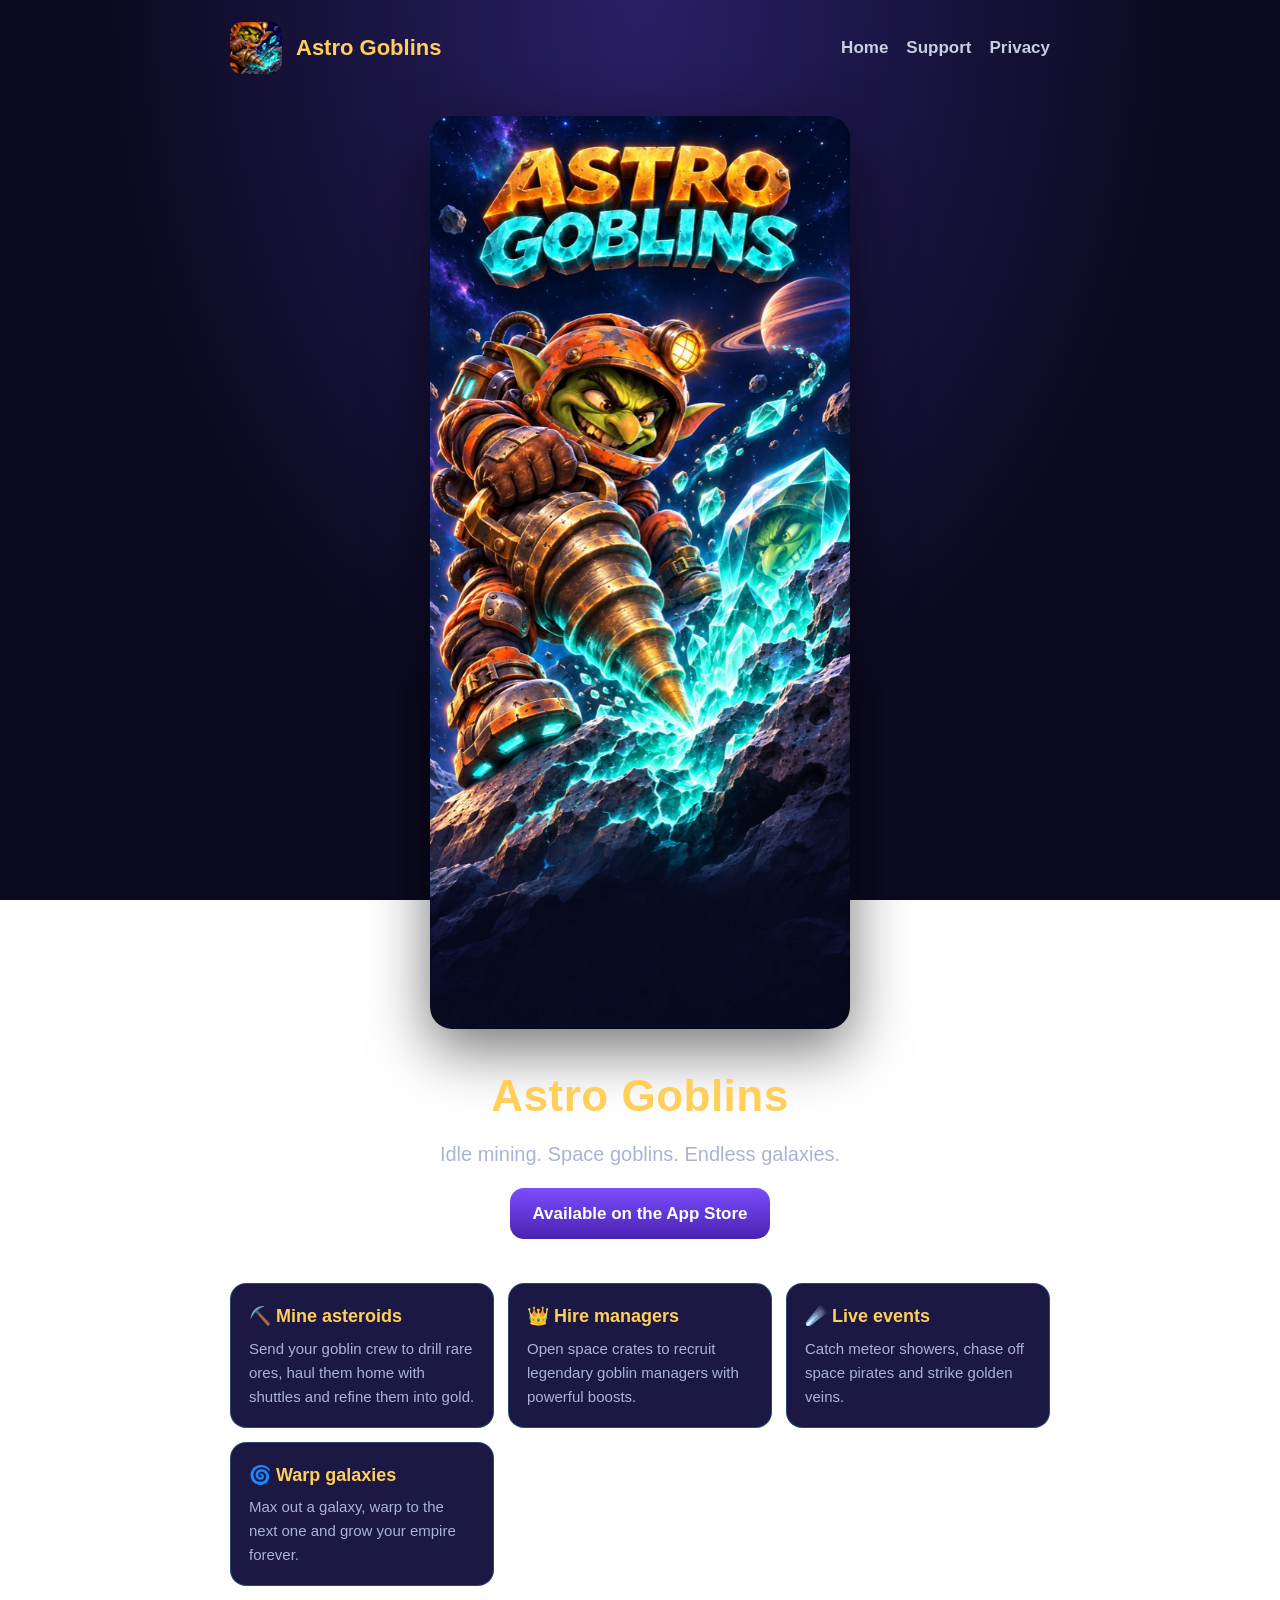
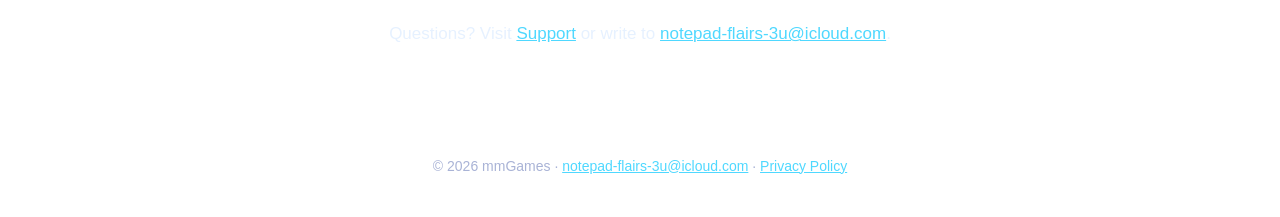
<file: index.html>
<!doctype html><html lang="en"><head><meta charset="utf-8"><meta name="viewport" content="width=device-width, initial-scale=1"><link rel="icon" href="icon.png"><link rel="stylesheet" href="style.css"><title>Astro Goblins – idle space mining</title><meta name="description" content="Astro Goblins – an idle mining game: hire space goblins, mine asteroids and warp through endless galaxies."></head><body>
<header><img src="icon.png" alt=""><a class="brand" href="./">Astro Goblins</a><nav><a href="./">Home</a><a href="support.html">Support</a><a href="privacy.html">Privacy</a></nav></header>
<main>
<section class="hero">
<img class="poster" src="poster.jpg" alt="Astro Goblins">
<h1>Astro Goblins</h1>
<p class="tag">Idle mining. Space goblins. Endless galaxies.</p>
<a class="badge" href="https://apps.apple.com/search?term=Astro%20Goblins">Available on the App Store</a>
</section>
<section class="cards">
<div class="card"><h3>⛏️ Mine asteroids</h3><p>Send your goblin crew to drill rare ores, haul them home with shuttles and refine them into gold.</p></div>
<div class="card"><h3>👑 Hire managers</h3><p>Open space crates to recruit legendary goblin managers with powerful boosts.</p></div>
<div class="card"><h3>☄️ Live events</h3><p>Catch meteor showers, chase off space pirates and strike golden veins.</p></div>
<div class="card"><h3>🌀 Warp galaxies</h3><p>Max out a galaxy, warp to the next one and grow your empire forever.</p></div>
</section>
<p style="text-align:center">Questions? Visit <a href="support.html">Support</a> or write to <a href="mailto:notepad-flairs-3u@icloud.com">notepad-flairs-3u@icloud.com</a>.</p>
</main>
<footer>© 2026 mmGames · <a href="mailto:notepad-flairs-3u@icloud.com">notepad-flairs-3u@icloud.com</a> · <a href="privacy.html">Privacy Policy</a></footer></body></html>
</file>
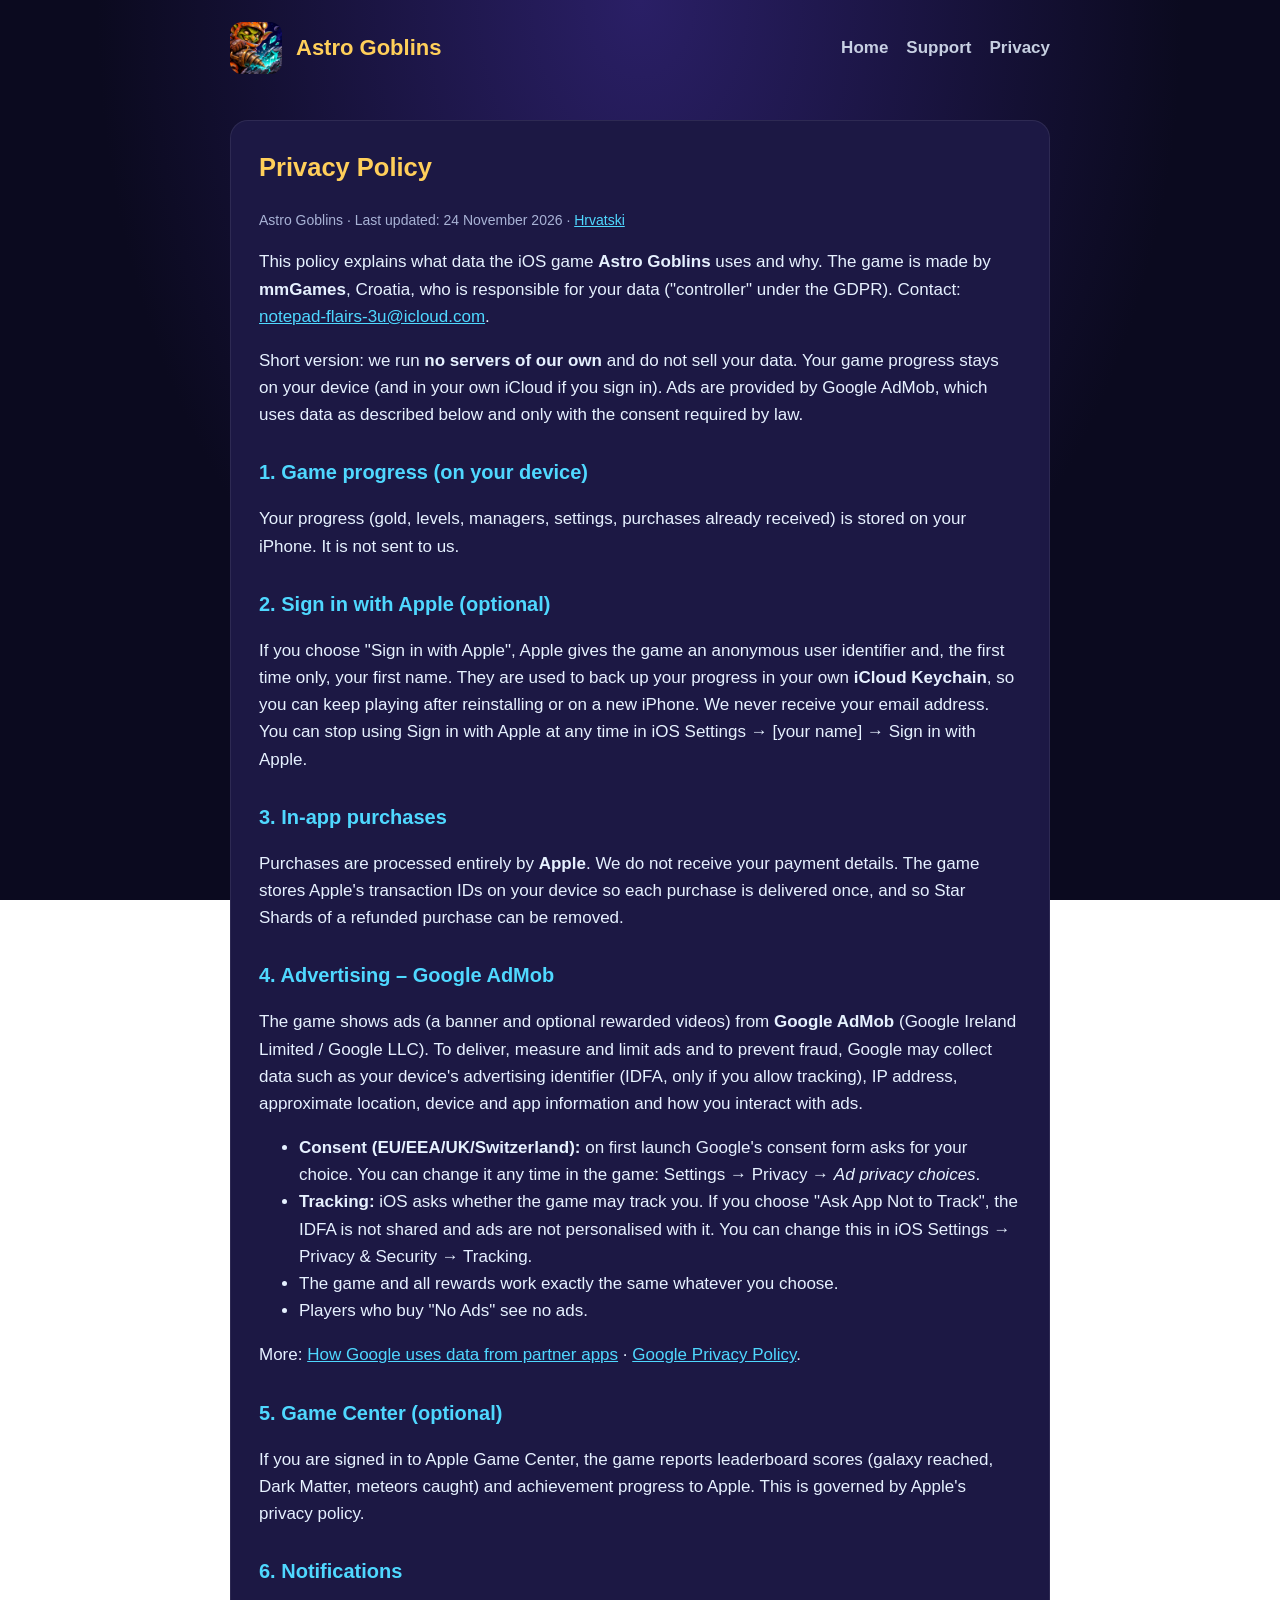
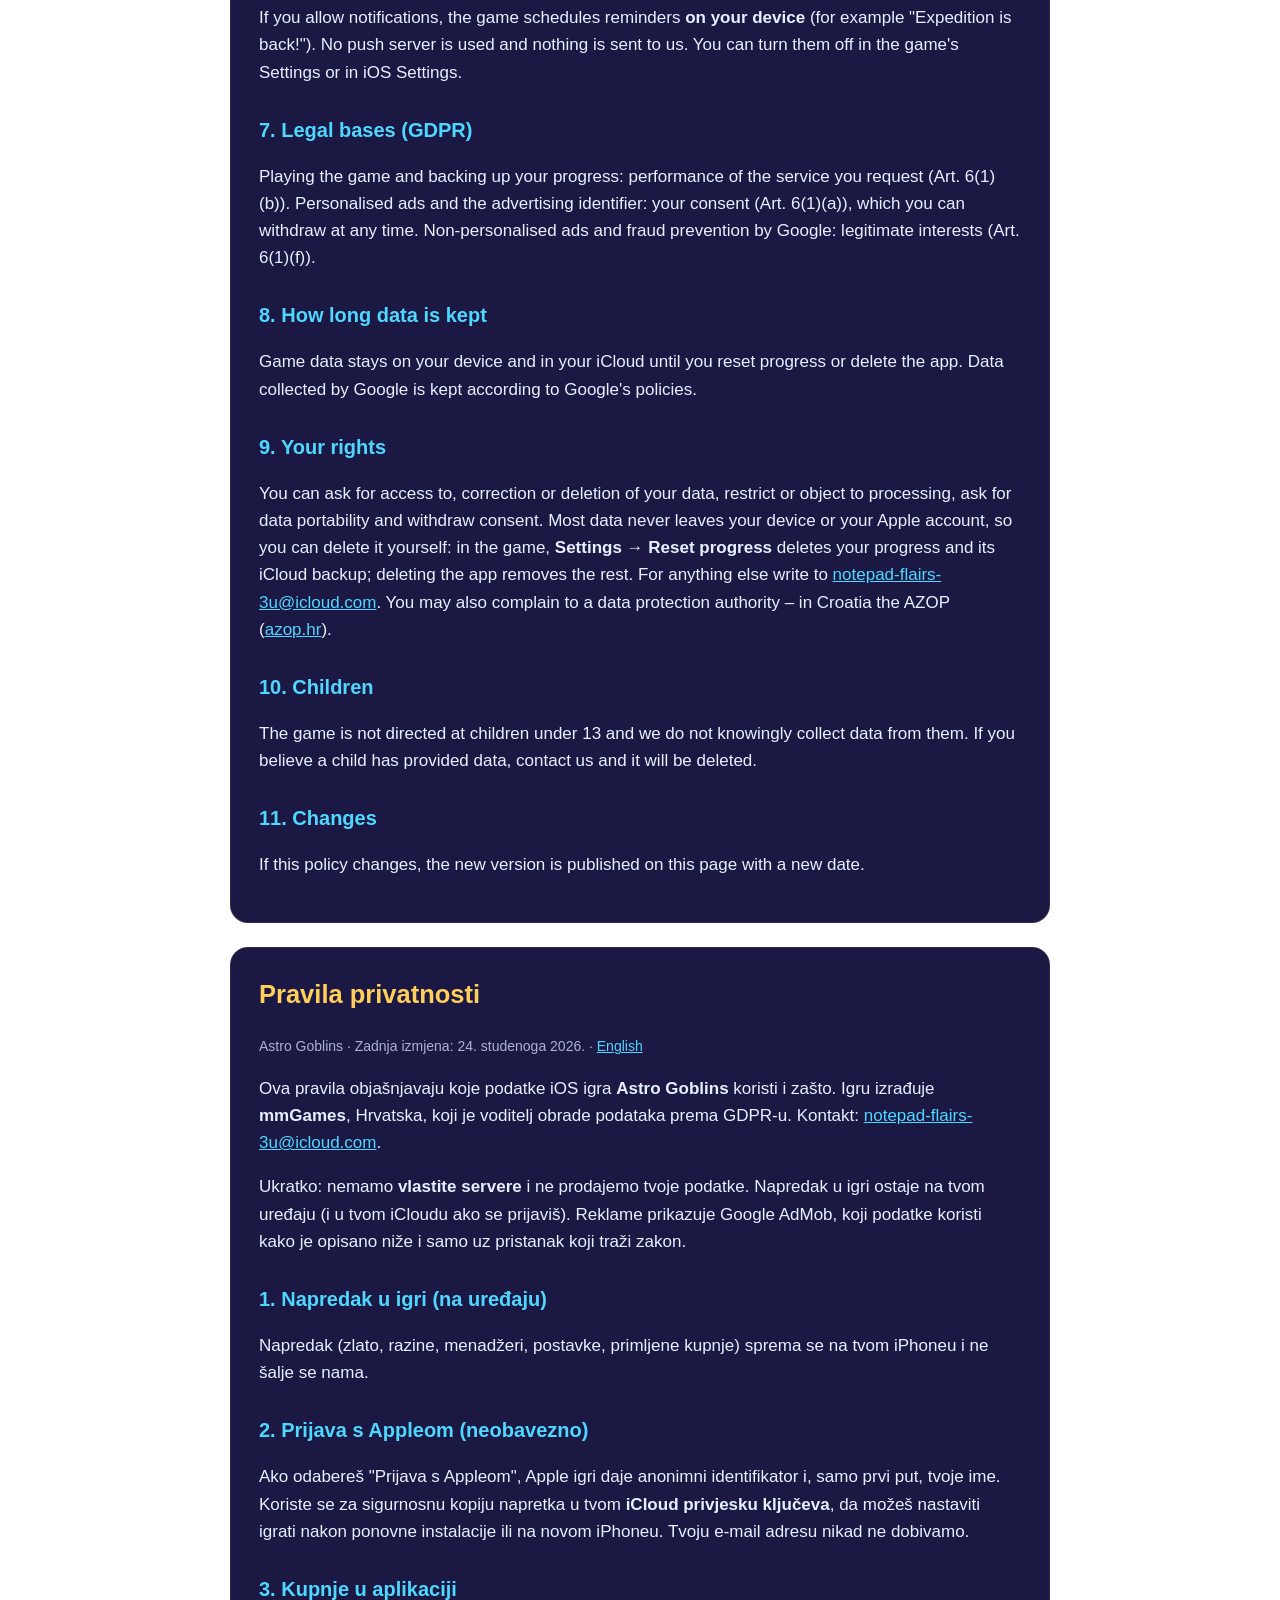
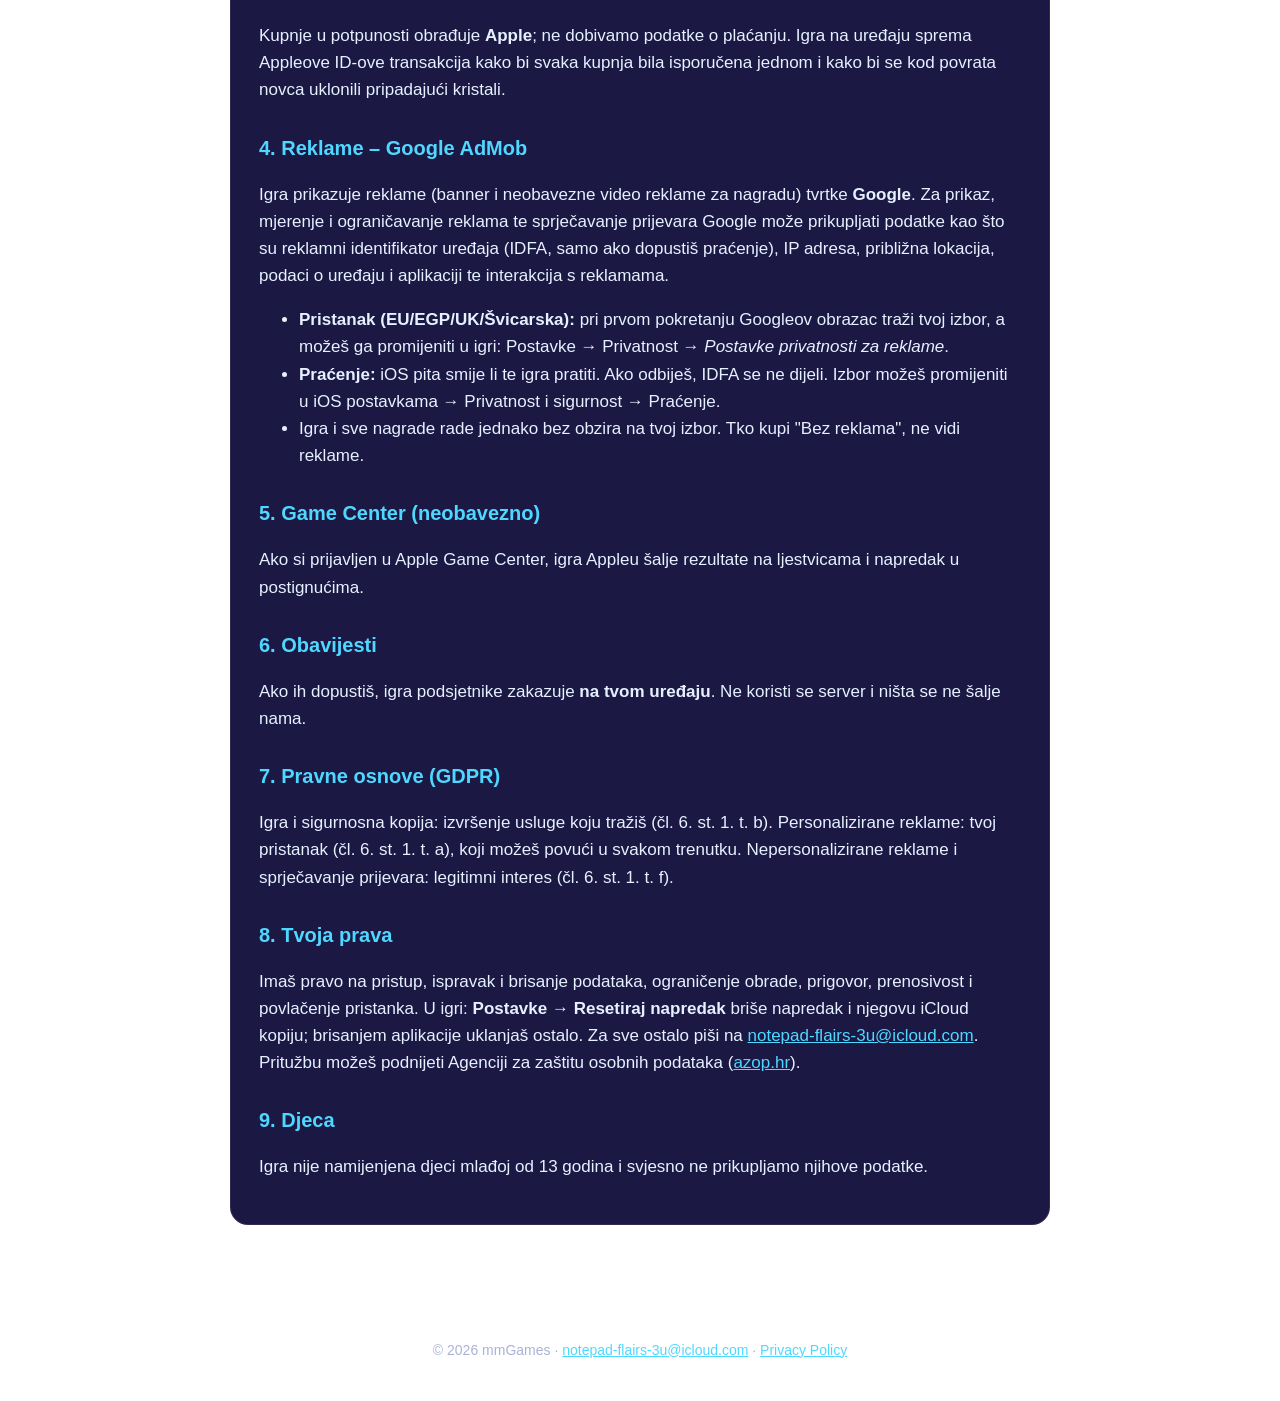
<file: privacy.html>
<!doctype html><html lang="en"><head><meta charset="utf-8"><meta name="viewport" content="width=device-width, initial-scale=1"><link rel="icon" href="icon.png"><link rel="stylesheet" href="style.css"><title>Privacy Policy – Astro Goblins</title></head><body>
<header><img src="icon.png" alt=""><a class="brand" href="./">Astro Goblins</a><nav><a href="./">Home</a><a href="support.html">Support</a><a href="privacy.html">Privacy</a></nav></header>
<main>
<article id="en">
<h1>Privacy Policy</h1>
<p class="muted">Astro Goblins · Last updated: 24 November 2026 · <a href="#hr">Hrvatski</a></p>
<p>This policy explains what data the iOS game <b>Astro Goblins</b> uses and why. The game is made by <b>mmGames</b>, Croatia, who is responsible for your data ("controller" under the GDPR). Contact: <a href="mailto:notepad-flairs-3u@icloud.com">notepad-flairs-3u@icloud.com</a>.</p>
<p>Short version: we run <b>no servers of our own</b> and do not sell your data. Your game progress stays on your device (and in your own iCloud if you sign in). Ads are provided by Google AdMob, which uses data as described below and only with the consent required by law.</p>

<h2>1. Game progress (on your device)</h2>
<p>Your progress (gold, levels, managers, settings, purchases already received) is stored on your iPhone. It is not sent to us.</p>

<h2>2. Sign in with Apple (optional)</h2>
<p>If you choose "Sign in with Apple", Apple gives the game an anonymous user identifier and, the first time only, your first name. They are used to back up your progress in your own <b>iCloud Keychain</b>, so you can keep playing after reinstalling or on a new iPhone. We never receive your email address. You can stop using Sign in with Apple at any time in iOS Settings → [your name] → Sign in with Apple.</p>

<h2>3. In-app purchases</h2>
<p>Purchases are processed entirely by <b>Apple</b>. We do not receive your payment details. The game stores Apple's transaction IDs on your device so each purchase is delivered once, and so Star Shards of a refunded purchase can be removed.</p>

<h2>4. Advertising – Google AdMob</h2>
<p>The game shows ads (a banner and optional rewarded videos) from <b>Google AdMob</b> (Google Ireland Limited / Google LLC). To deliver, measure and limit ads and to prevent fraud, Google may collect data such as your device's advertising identifier (IDFA, only if you allow tracking), IP address, approximate location, device and app information and how you interact with ads.</p>
<ul>
<li><b>Consent (EU/EEA/UK/Switzerland):</b> on first launch Google's consent form asks for your choice. You can change it any time in the game: Settings → Privacy → <i>Ad privacy choices</i>.</li>
<li><b>Tracking:</b> iOS asks whether the game may track you. If you choose "Ask App Not to Track", the IDFA is not shared and ads are not personalised with it. You can change this in iOS Settings → Privacy &amp; Security → Tracking.</li>
<li>The game and all rewards work exactly the same whatever you choose.</li>
<li>Players who buy "No Ads" see no ads.</li>
</ul>
<p>More: <a href="https://policies.google.com/technologies/partner-sites">How Google uses data from partner apps</a> · <a href="https://policies.google.com/privacy">Google Privacy Policy</a>.</p>

<h2>5. Game Center (optional)</h2>
<p>If you are signed in to Apple Game Center, the game reports leaderboard scores (galaxy reached, Dark Matter, meteors caught) and achievement progress to Apple. This is governed by Apple's privacy policy.</p>

<h2>6. Notifications</h2>
<p>If you allow notifications, the game schedules reminders <b>on your device</b> (for example "Expedition is back!"). No push server is used and nothing is sent to us. You can turn them off in the game's Settings or in iOS Settings.</p>

<h2>7. Legal bases (GDPR)</h2>
<p>Playing the game and backing up your progress: performance of the service you request (Art. 6(1)(b)). Personalised ads and the advertising identifier: your consent (Art. 6(1)(a)), which you can withdraw at any time. Non-personalised ads and fraud prevention by Google: legitimate interests (Art. 6(1)(f)).</p>

<h2>8. How long data is kept</h2>
<p>Game data stays on your device and in your iCloud until you reset progress or delete the app. Data collected by Google is kept according to Google's policies.</p>

<h2>9. Your rights</h2>
<p>You can ask for access to, correction or deletion of your data, restrict or object to processing, ask for data portability and withdraw consent. Most data never leaves your device or your Apple account, so you can delete it yourself: in the game, <b>Settings → Reset progress</b> deletes your progress and its iCloud backup; deleting the app removes the rest. For anything else write to <a href="mailto:notepad-flairs-3u@icloud.com">notepad-flairs-3u@icloud.com</a>. You may also complain to a data protection authority – in Croatia the AZOP (<a href="https://azop.hr">azop.hr</a>).</p>

<h2>10. Children</h2>
<p>The game is not directed at children under 13 and we do not knowingly collect data from them. If you believe a child has provided data, contact us and it will be deleted.</p>

<h2>11. Changes</h2>
<p>If this policy changes, the new version is published on this page with a new date.</p>
</article>

<article id="hr" lang="hr">
<h1>Pravila privatnosti</h1>
<p class="muted">Astro Goblins · Zadnja izmjena: 24. studenoga 2026. · <a href="#en">English</a></p>
<p>Ova pravila objašnjavaju koje podatke iOS igra <b>Astro Goblins</b> koristi i zašto. Igru izrađuje <b>mmGames</b>, Hrvatska, koji je voditelj obrade podataka prema GDPR-u. Kontakt: <a href="mailto:notepad-flairs-3u@icloud.com">notepad-flairs-3u@icloud.com</a>.</p>
<p>Ukratko: nemamo <b>vlastite servere</b> i ne prodajemo tvoje podatke. Napredak u igri ostaje na tvom uređaju (i u tvom iCloudu ako se prijaviš). Reklame prikazuje Google AdMob, koji podatke koristi kako je opisano niže i samo uz pristanak koji traži zakon.</p>
<h2>1. Napredak u igri (na uređaju)</h2>
<p>Napredak (zlato, razine, menadžeri, postavke, primljene kupnje) sprema se na tvom iPhoneu i ne šalje se nama.</p>
<h2>2. Prijava s Appleom (neobavezno)</h2>
<p>Ako odabereš "Prijava s Appleom", Apple igri daje anonimni identifikator i, samo prvi put, tvoje ime. Koriste se za sigurnosnu kopiju napretka u tvom <b>iCloud privjesku ključeva</b>, da možeš nastaviti igrati nakon ponovne instalacije ili na novom iPhoneu. Tvoju e-mail adresu nikad ne dobivamo.</p>
<h2>3. Kupnje u aplikaciji</h2>
<p>Kupnje u potpunosti obrađuje <b>Apple</b>; ne dobivamo podatke o plaćanju. Igra na uređaju sprema Appleove ID-ove transakcija kako bi svaka kupnja bila isporučena jednom i kako bi se kod povrata novca uklonili pripadajući kristali.</p>
<h2>4. Reklame – Google AdMob</h2>
<p>Igra prikazuje reklame (banner i neobavezne video reklame za nagradu) tvrtke <b>Google</b>. Za prikaz, mjerenje i ograničavanje reklama te sprječavanje prijevara Google može prikupljati podatke kao što su reklamni identifikator uređaja (IDFA, samo ako dopustiš praćenje), IP adresa, približna lokacija, podaci o uređaju i aplikaciji te interakcija s reklamama.</p>
<ul>
<li><b>Pristanak (EU/EGP/UK/Švicarska):</b> pri prvom pokretanju Googleov obrazac traži tvoj izbor, a možeš ga promijeniti u igri: Postavke → Privatnost → <i>Postavke privatnosti za reklame</i>.</li>
<li><b>Praćenje:</b> iOS pita smije li te igra pratiti. Ako odbiješ, IDFA se ne dijeli. Izbor možeš promijeniti u iOS postavkama → Privatnost i sigurnost → Praćenje.</li>
<li>Igra i sve nagrade rade jednako bez obzira na tvoj izbor. Tko kupi "Bez reklama", ne vidi reklame.</li>
</ul>
<h2>5. Game Center (neobavezno)</h2>
<p>Ako si prijavljen u Apple Game Center, igra Appleu šalje rezultate na ljestvicama i napredak u postignućima.</p>
<h2>6. Obavijesti</h2>
<p>Ako ih dopustiš, igra podsjetnike zakazuje <b>na tvom uređaju</b>. Ne koristi se server i ništa se ne šalje nama.</p>
<h2>7. Pravne osnove (GDPR)</h2>
<p>Igra i sigurnosna kopija: izvršenje usluge koju tražiš (čl. 6. st. 1. t. b). Personalizirane reklame: tvoj pristanak (čl. 6. st. 1. t. a), koji možeš povući u svakom trenutku. Nepersonalizirane reklame i sprječavanje prijevara: legitimni interes (čl. 6. st. 1. t. f).</p>
<h2>8. Tvoja prava</h2>
<p>Imaš pravo na pristup, ispravak i brisanje podataka, ograničenje obrade, prigovor, prenosivost i povlačenje pristanka. U igri: <b>Postavke → Resetiraj napredak</b> briše napredak i njegovu iCloud kopiju; brisanjem aplikacije uklanjaš ostalo. Za sve ostalo piši na <a href="mailto:notepad-flairs-3u@icloud.com">notepad-flairs-3u@icloud.com</a>. Pritužbu možeš podnijeti Agenciji za zaštitu osobnih podataka (<a href="https://azop.hr">azop.hr</a>).</p>
<h2>9. Djeca</h2>
<p>Igra nije namijenjena djeci mlađoj od 13 godina i svjesno ne prikupljamo njihove podatke.</p>
</article>
</main>
<footer>© 2026 mmGames · <a href="mailto:notepad-flairs-3u@icloud.com">notepad-flairs-3u@icloud.com</a> · <a href="privacy.html">Privacy Policy</a></footer></body></html>
</file>
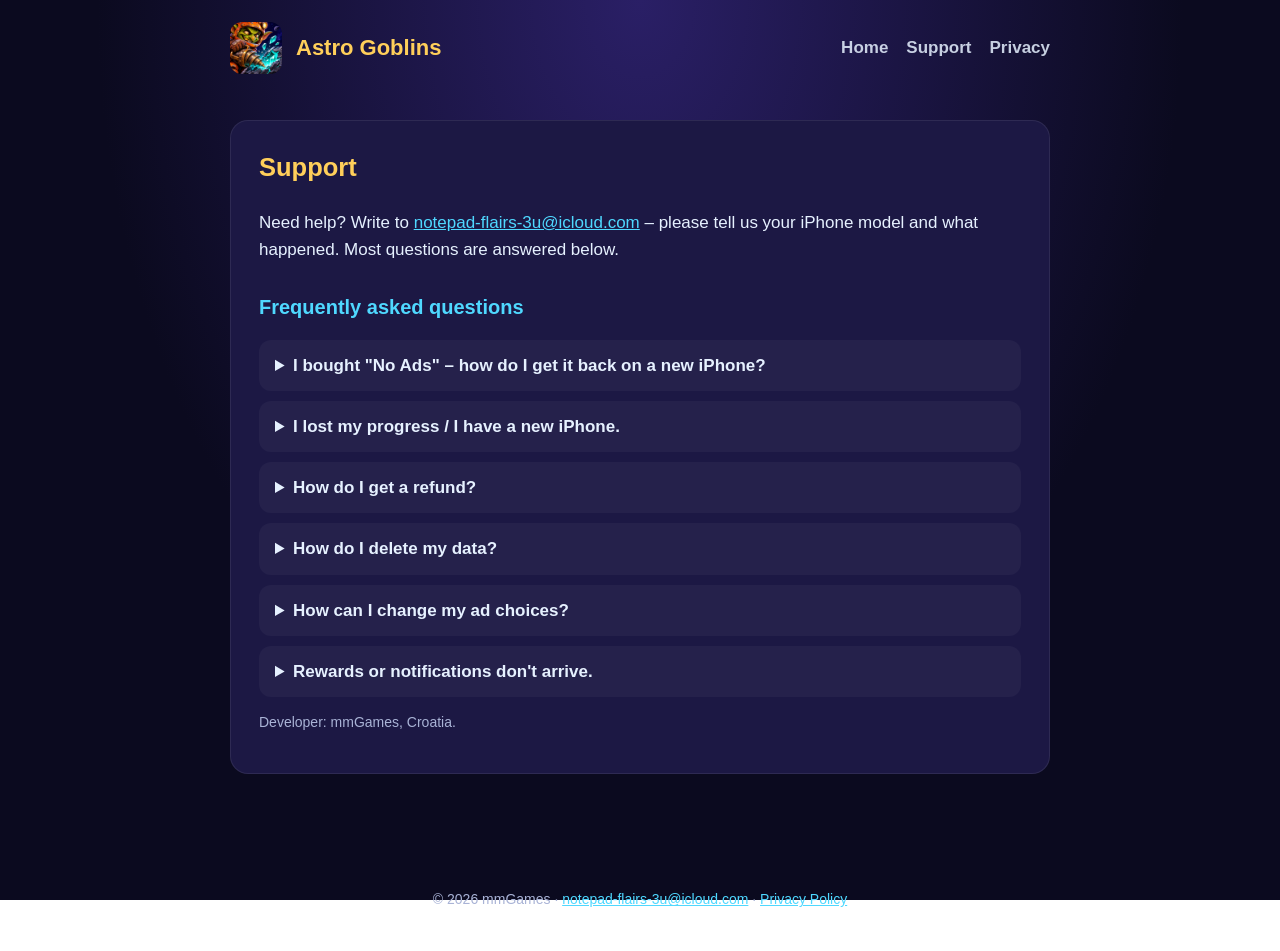
<file: support.html>
<!doctype html><html lang="en"><head><meta charset="utf-8"><meta name="viewport" content="width=device-width, initial-scale=1"><link rel="icon" href="icon.png"><link rel="stylesheet" href="style.css"><title>Support – Astro Goblins</title></head><body>
<header><img src="icon.png" alt=""><a class="brand" href="./">Astro Goblins</a><nav><a href="./">Home</a><a href="support.html">Support</a><a href="privacy.html">Privacy</a></nav></header>
<main><article>
<h1>Support</h1>
<p>Need help? Write to <a href="mailto:notepad-flairs-3u@icloud.com">notepad-flairs-3u@icloud.com</a> – please tell us your iPhone model and what happened. Most questions are answered below.</p>
<h2>Frequently asked questions</h2>
<details><summary>I bought "No Ads" – how do I get it back on a new iPhone?</summary><p>Open the game → Settings (⚙️) → <b>Restore purchases</b>. Use the same Apple Account you bought it with.</p></details>
<details><summary>I lost my progress / I have a new iPhone.</summary><p>If you signed in with Apple in the game (Settings → Account), your progress is backed up to your iCloud Keychain and comes back when you sign in again with the same Apple Account. Progress of guest players is stored only on that device.</p></details>
<details><summary>How do I get a refund?</summary><p>All purchases are handled by Apple. Request a refund at <a href="https://reportaproblem.apple.com">reportaproblem.apple.com</a>. Star Shards from a refunded pack are removed from the game.</p></details>
<details><summary>How do I delete my data?</summary><p>In the game: Settings → <b>Reset progress</b>. This deletes your progress on the device and the iCloud backup. Deleting the app removes the local data too. See the <a href="privacy.html">Privacy Policy</a>.</p></details>
<details><summary>How can I change my ad choices?</summary><p>In the EU/UK: Settings → Privacy → <b>Ad privacy choices</b>. Tracking can be turned off any time in iOS Settings → Privacy &amp; Security → Tracking.</p></details>
<details><summary>Rewards or notifications don't arrive.</summary><p>Check that notifications for Astro Goblins are allowed in iOS Settings, and that you have an internet connection for ad rewards. If it still doesn't work, write to us.</p></details>
<p class="muted">Developer: mmGames, Croatia.</p>
</article></main>
<footer>© 2026 mmGames · <a href="mailto:notepad-flairs-3u@icloud.com">notepad-flairs-3u@icloud.com</a> · <a href="privacy.html">Privacy Policy</a></footer></body></html>
</file>
<file: style.css>
:root { --bg:#0b0a1f; --panel:#1c1844; --gold:#ffcf5a; --cyan:#4fd8ff; --text:#e6f1ff; --muted:#a9b3d6; }
* { box-sizing: border-box; }
body { margin:0; background: radial-gradient(ellipse at top, #2a1f66 0%, var(--bg) 60%) fixed; color:var(--text);
       font: 17px/1.6 -apple-system, BlinkMacSystemFont, "Avenir Next", "Segoe UI", Roboto, sans-serif; }
a { color: var(--cyan); }
header { display:flex; align-items:center; gap:14px; max-width:860px; margin:0 auto; padding:22px 20px; }
header img { width:52px; height:52px; border-radius:12px; }
header .brand { font-weight:800; font-size:22px; color:var(--gold); text-decoration:none; }
nav { margin-left:auto; display:flex; gap:18px; font-weight:600; }
nav a { text-decoration:none; color:var(--text); opacity:.85; }
nav a:hover { opacity:1; color:var(--gold); }
main { max-width:860px; margin:0 auto; padding:0 20px 60px; }
.hero { text-align:center; padding:20px 0 10px; }
.hero img.poster { width:100%; max-width:420px; border-radius:22px; box-shadow:0 20px 60px rgba(0,0,0,.55); }
.hero h1 { font-size:44px; margin:24px 0 6px; color:var(--gold); letter-spacing:.5px; }
.hero p.tag { font-size:20px; color:var(--muted); margin:0 0 18px; }
.badge { display:inline-block; padding:12px 22px; border-radius:14px; background:linear-gradient(#7b4dff,#4a22b0); color:#fff; font-weight:800; text-decoration:none; }
.cards { display:grid; grid-template-columns:repeat(auto-fit,minmax(230px,1fr)); gap:14px; margin:34px 0; }
.card { background:var(--panel); border:1px solid rgba(79,216,255,.25); border-radius:16px; padding:18px; }
.card h3 { margin:0 0 6px; color:var(--gold); font-size:18px; }
.card p { margin:0; color:var(--muted); font-size:15px; }
article { background:var(--panel); border-radius:18px; padding:26px 28px; margin:24px 0; border:1px solid rgba(255,255,255,.08); }
article h1 { color:var(--gold); margin-top:0; }
article h2 { color:var(--cyan); font-size:20px; margin-top:28px; }
.muted { color:var(--muted); font-size:14px; }
.lang { margin:10px 0 0; }
footer { text-align:center; color:var(--muted); font-size:14px; padding:30px 20px 40px; }
details { background:rgba(255,255,255,.04); border-radius:12px; padding:12px 16px; margin:10px 0; }
summary { cursor:pointer; font-weight:700; }
</file>
